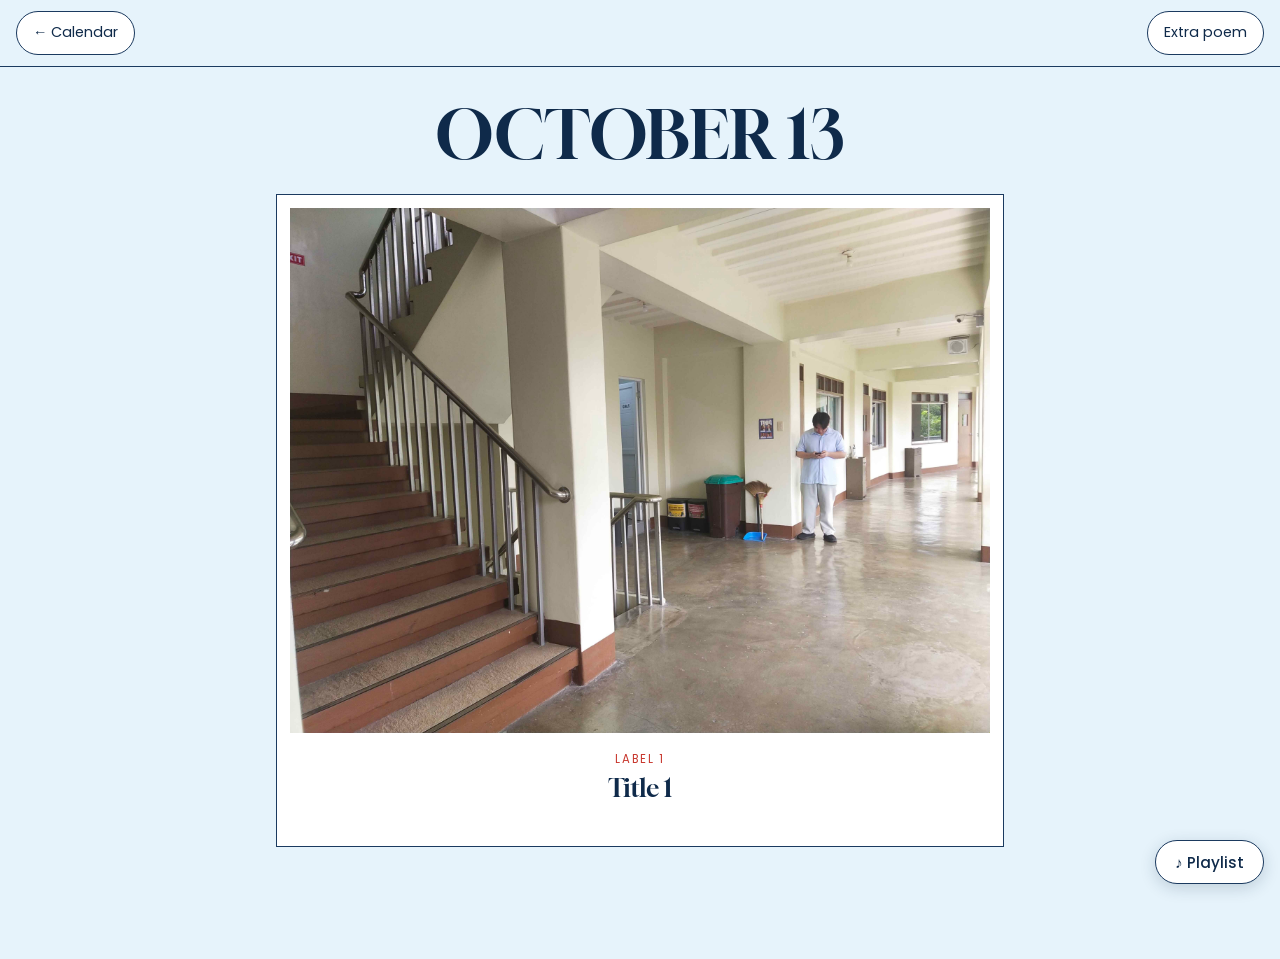
<file: Specific date/October 13/index.html>
<!DOCTYPE html>
<html lang="en">
<head>
<meta charset="UTF-8">
<meta name="viewport" content="width=device-width, initial-scale=1">
<title>October 13</title>
<link rel="preconnect" href="https://fonts.googleapis.com">
<link rel="preconnect" href="https://fonts.gstatic.com" crossorigin>
<link href="https://fonts.googleapis.com/css2?family=Poppins:wght@400;500&family=Gloock&family=Cormorant+Garamond:ital,wght@1,500&display=swap" rel="stylesheet">
<link rel="stylesheet" href="../../blue.css">
<link rel="stylesheet" href="October 13.css">
<link rel="stylesheet" href="Image text.css">
<link rel="stylesheet" href="../../music/music.css">
</head>
<body>
<header class="date-bar">
  <a class="back-link" href="../../index.html">&larr; Calendar</a>
  <a class="sub-link" href="sub-website 3.html">Extra poem</a>
</header>
<h1 class="date-title" id="date-title"></h1>
<main class="art-scroll" id="art-scroll"></main>
<script src="images.js"></script>
<script src="../../scripts/gallery.js"></script>
<script src="../../music/songs-list.js"></script>
<script src="../../music/player-core.js"></script>
<script src="../../music/playlist-store.js"></script>
<script src="../../music/player-ui.js"></script>
</body>
</html>
</file>
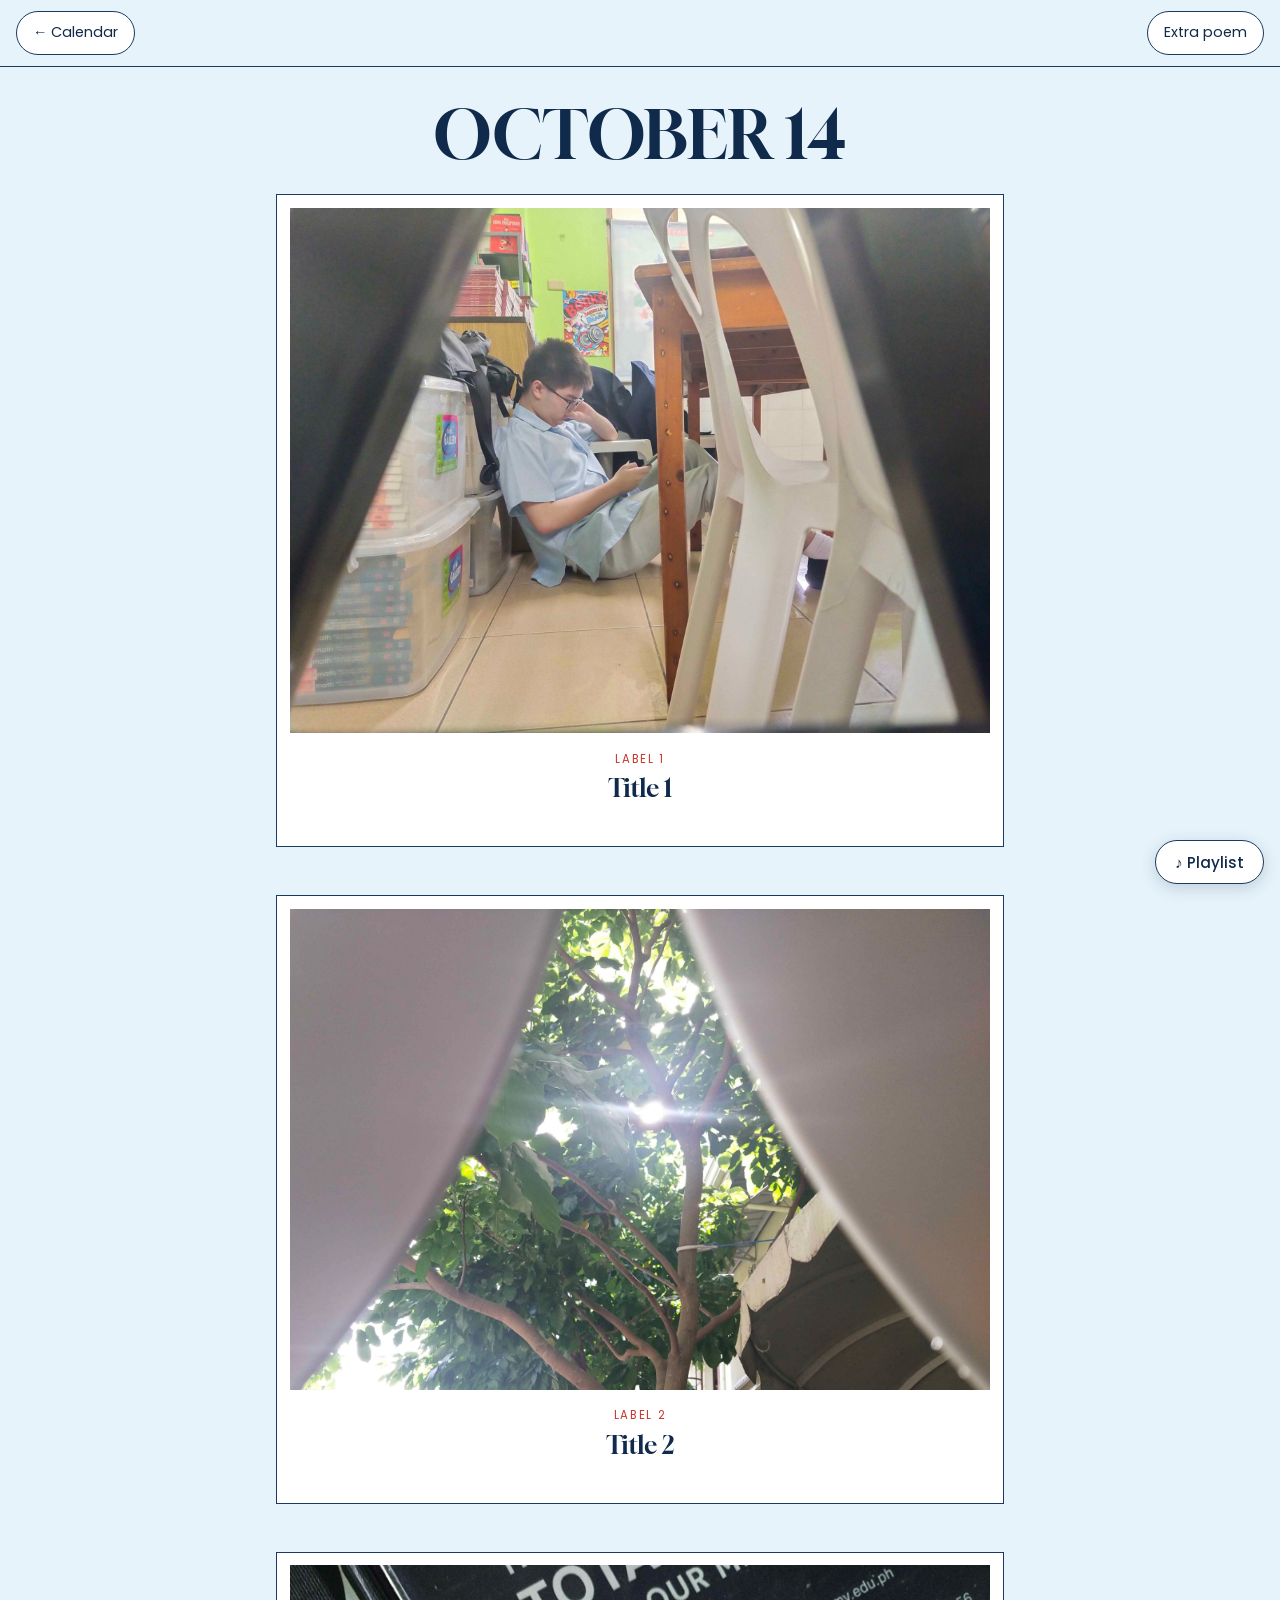
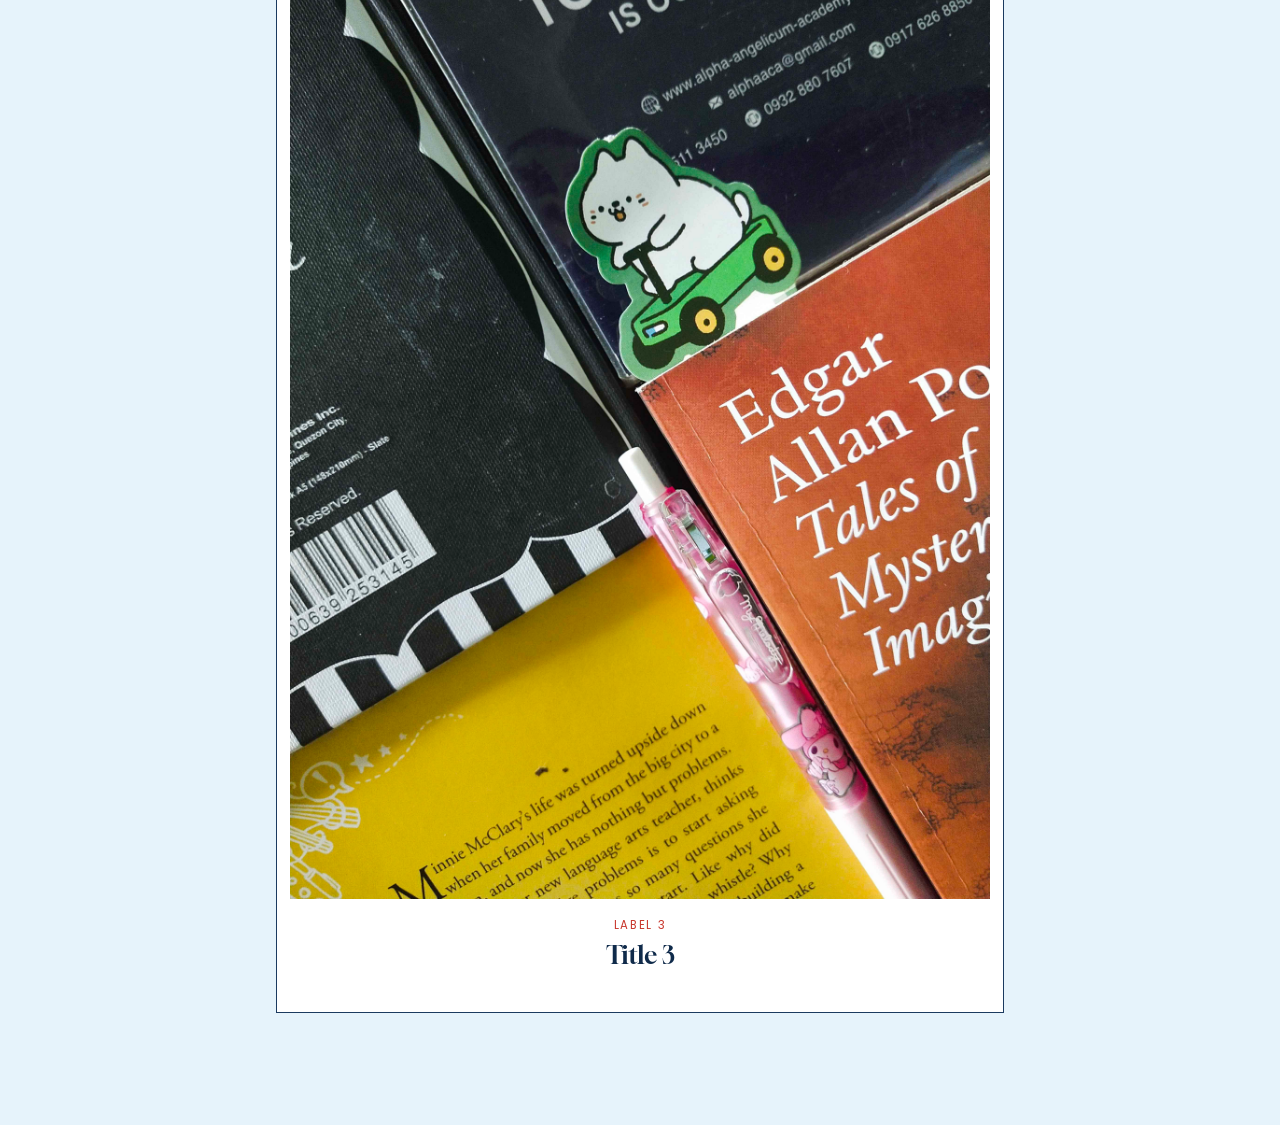
<file: Specific date/October 14/index.html>
<!DOCTYPE html>
<html lang="en">
<head>
<meta charset="UTF-8">
<meta name="viewport" content="width=device-width, initial-scale=1">
<title>October 14</title>
<link rel="preconnect" href="https://fonts.googleapis.com">
<link rel="preconnect" href="https://fonts.gstatic.com" crossorigin>
<link href="https://fonts.googleapis.com/css2?family=Poppins:wght@400;500&family=Gloock&family=Cormorant+Garamond:ital,wght@1,500&display=swap" rel="stylesheet">
<link rel="stylesheet" href="../../blue.css">
<link rel="stylesheet" href="October 14.css">
<link rel="stylesheet" href="Image text.css">
<link rel="stylesheet" href="../../music/music.css">
</head>
<body>
<header class="date-bar">
  <a class="back-link" href="../../index.html">&larr; Calendar</a>
  <a class="sub-link" href="sub-website 4.html">Extra poem</a>
</header>
<h1 class="date-title" id="date-title"></h1>
<main class="art-scroll" id="art-scroll"></main>
<script src="images.js"></script>
<script src="../../scripts/gallery.js"></script>
<script src="../../music/songs-list.js"></script>
<script src="../../music/player-core.js"></script>
<script src="../../music/playlist-store.js"></script>
<script src="../../music/player-ui.js"></script>
</body>
</html>
</file>
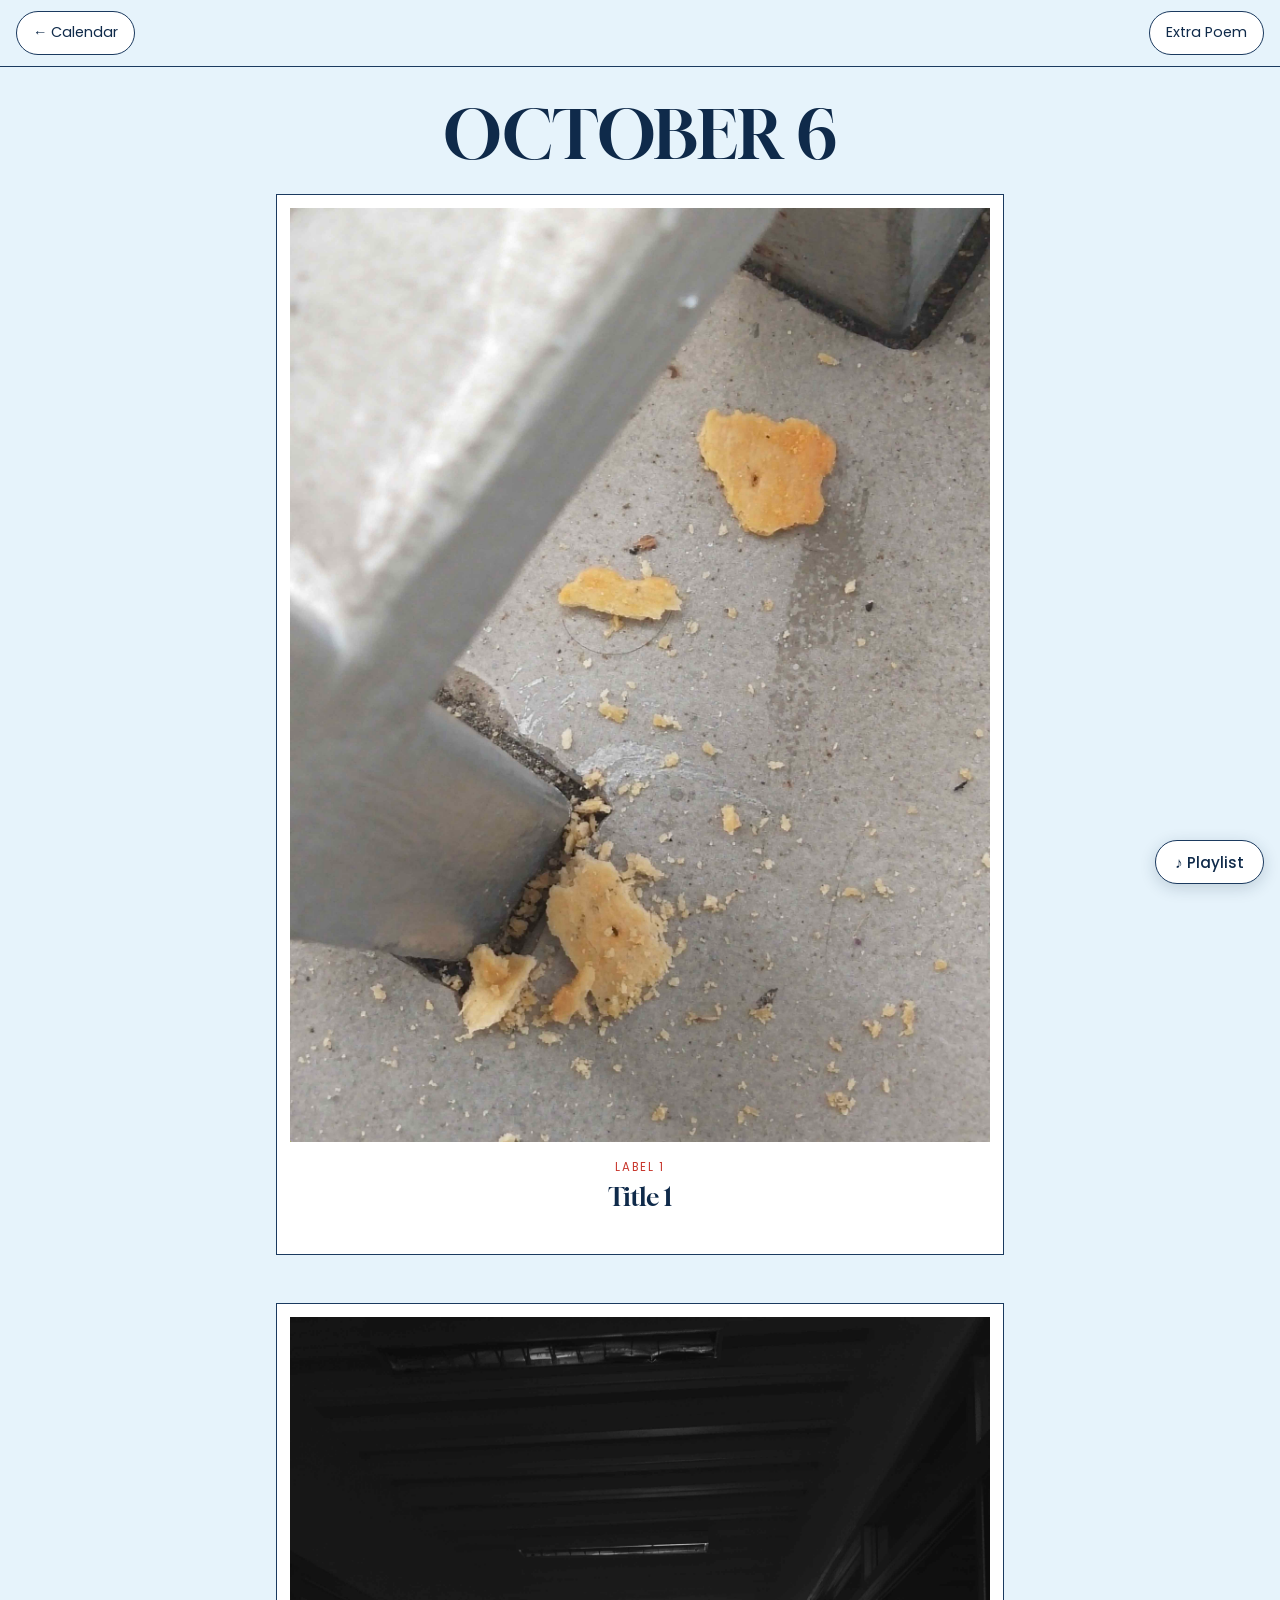
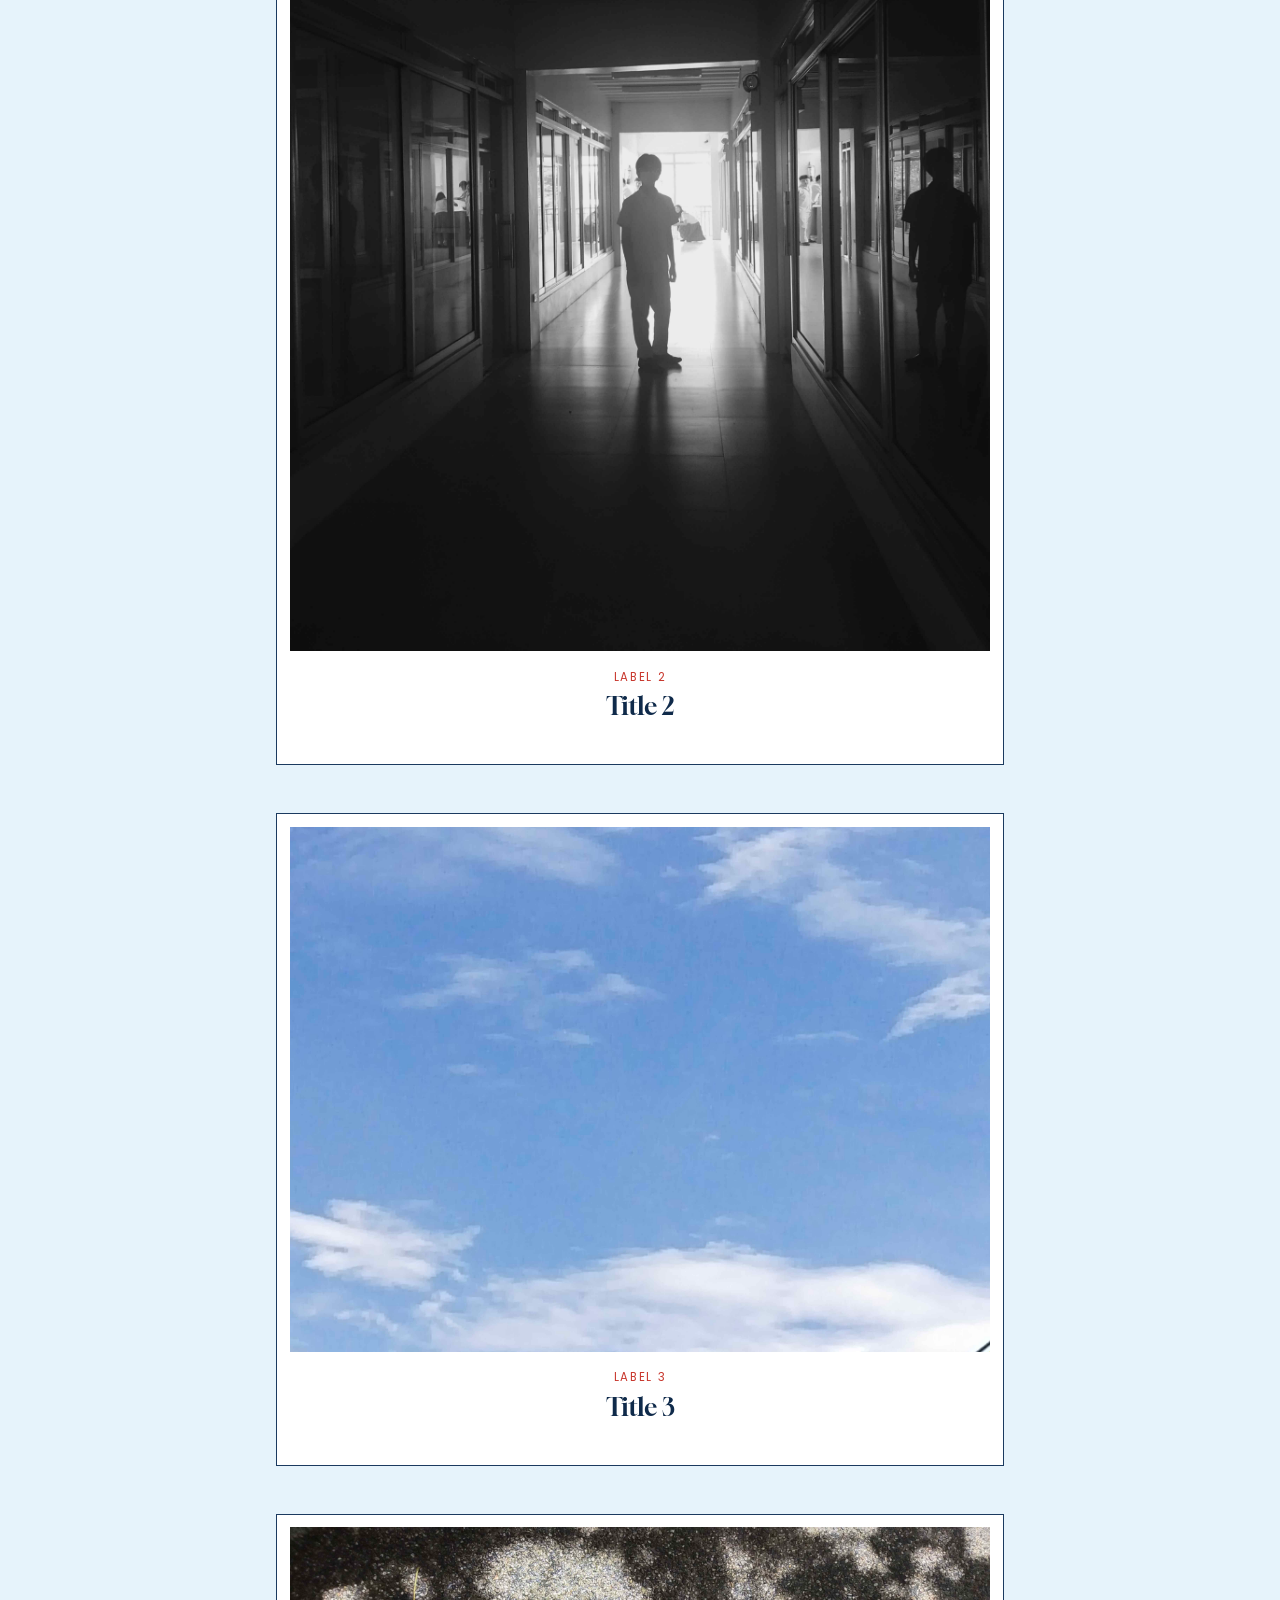
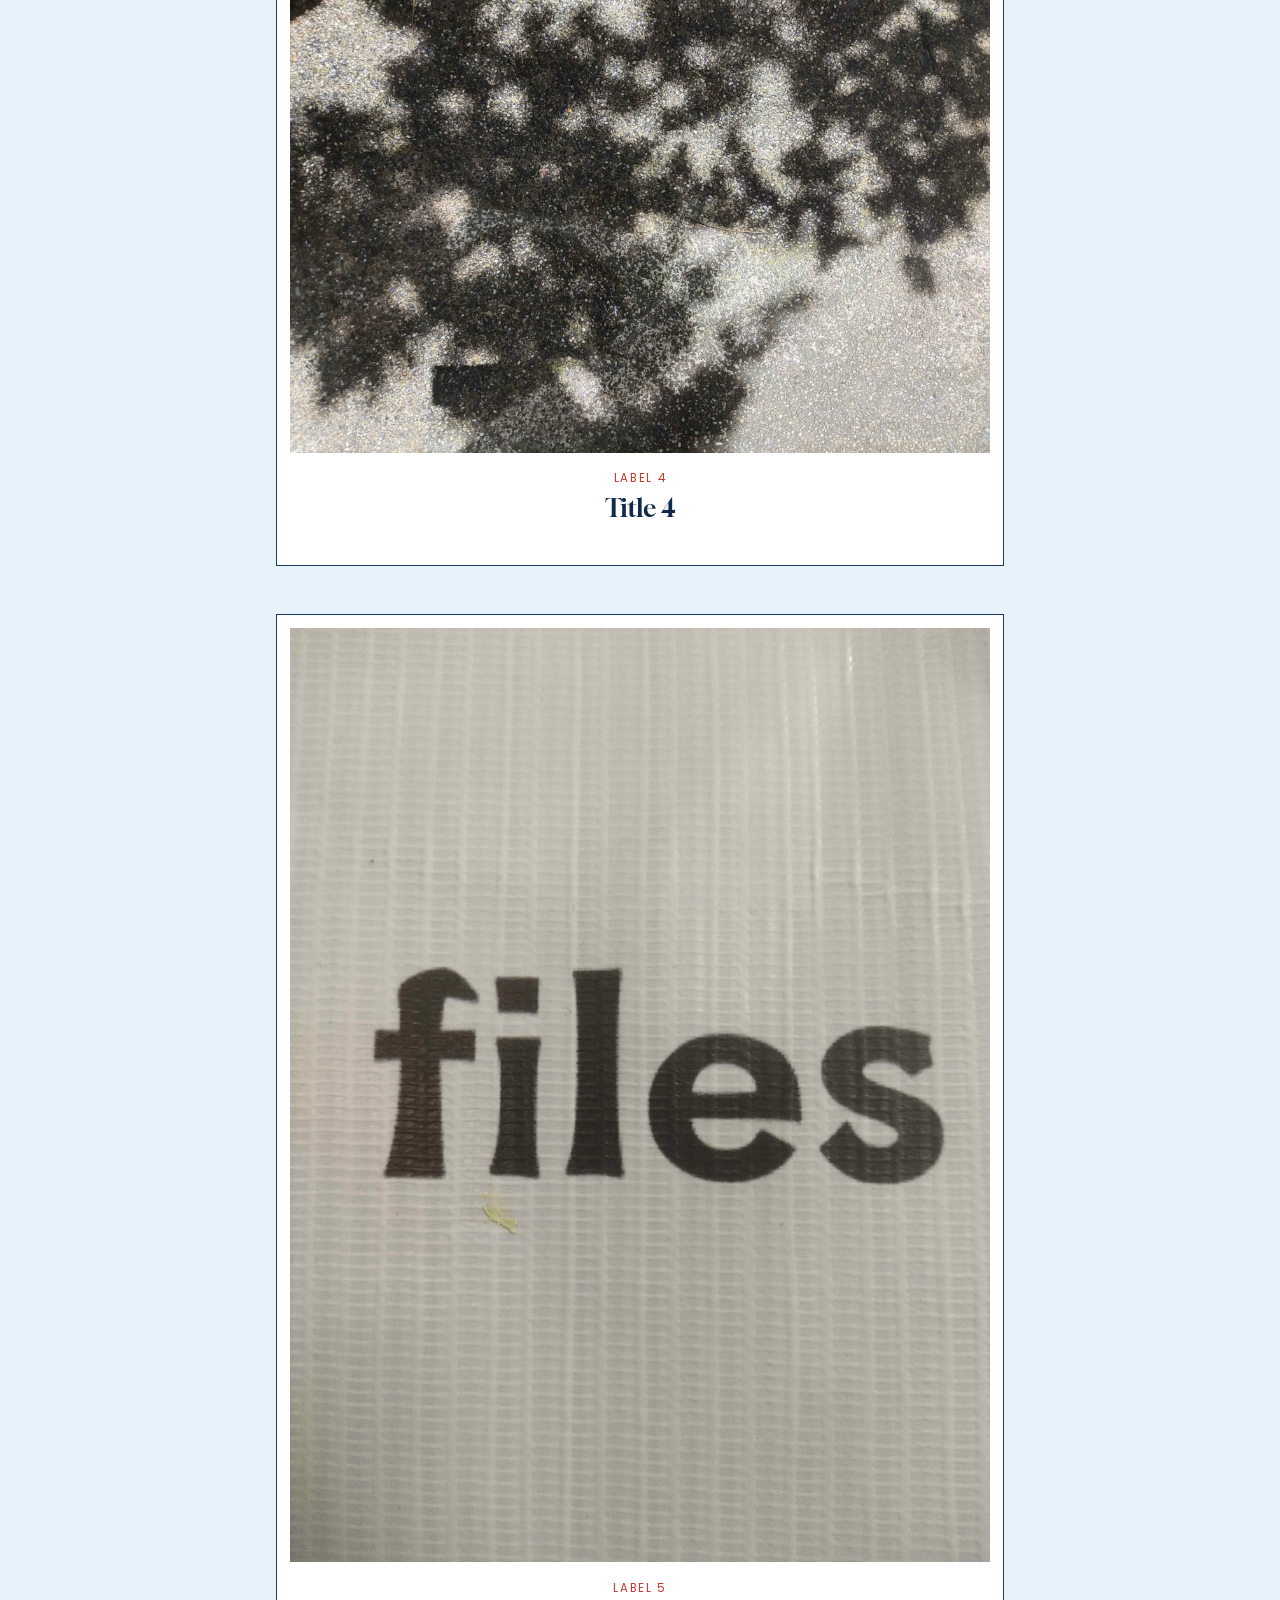
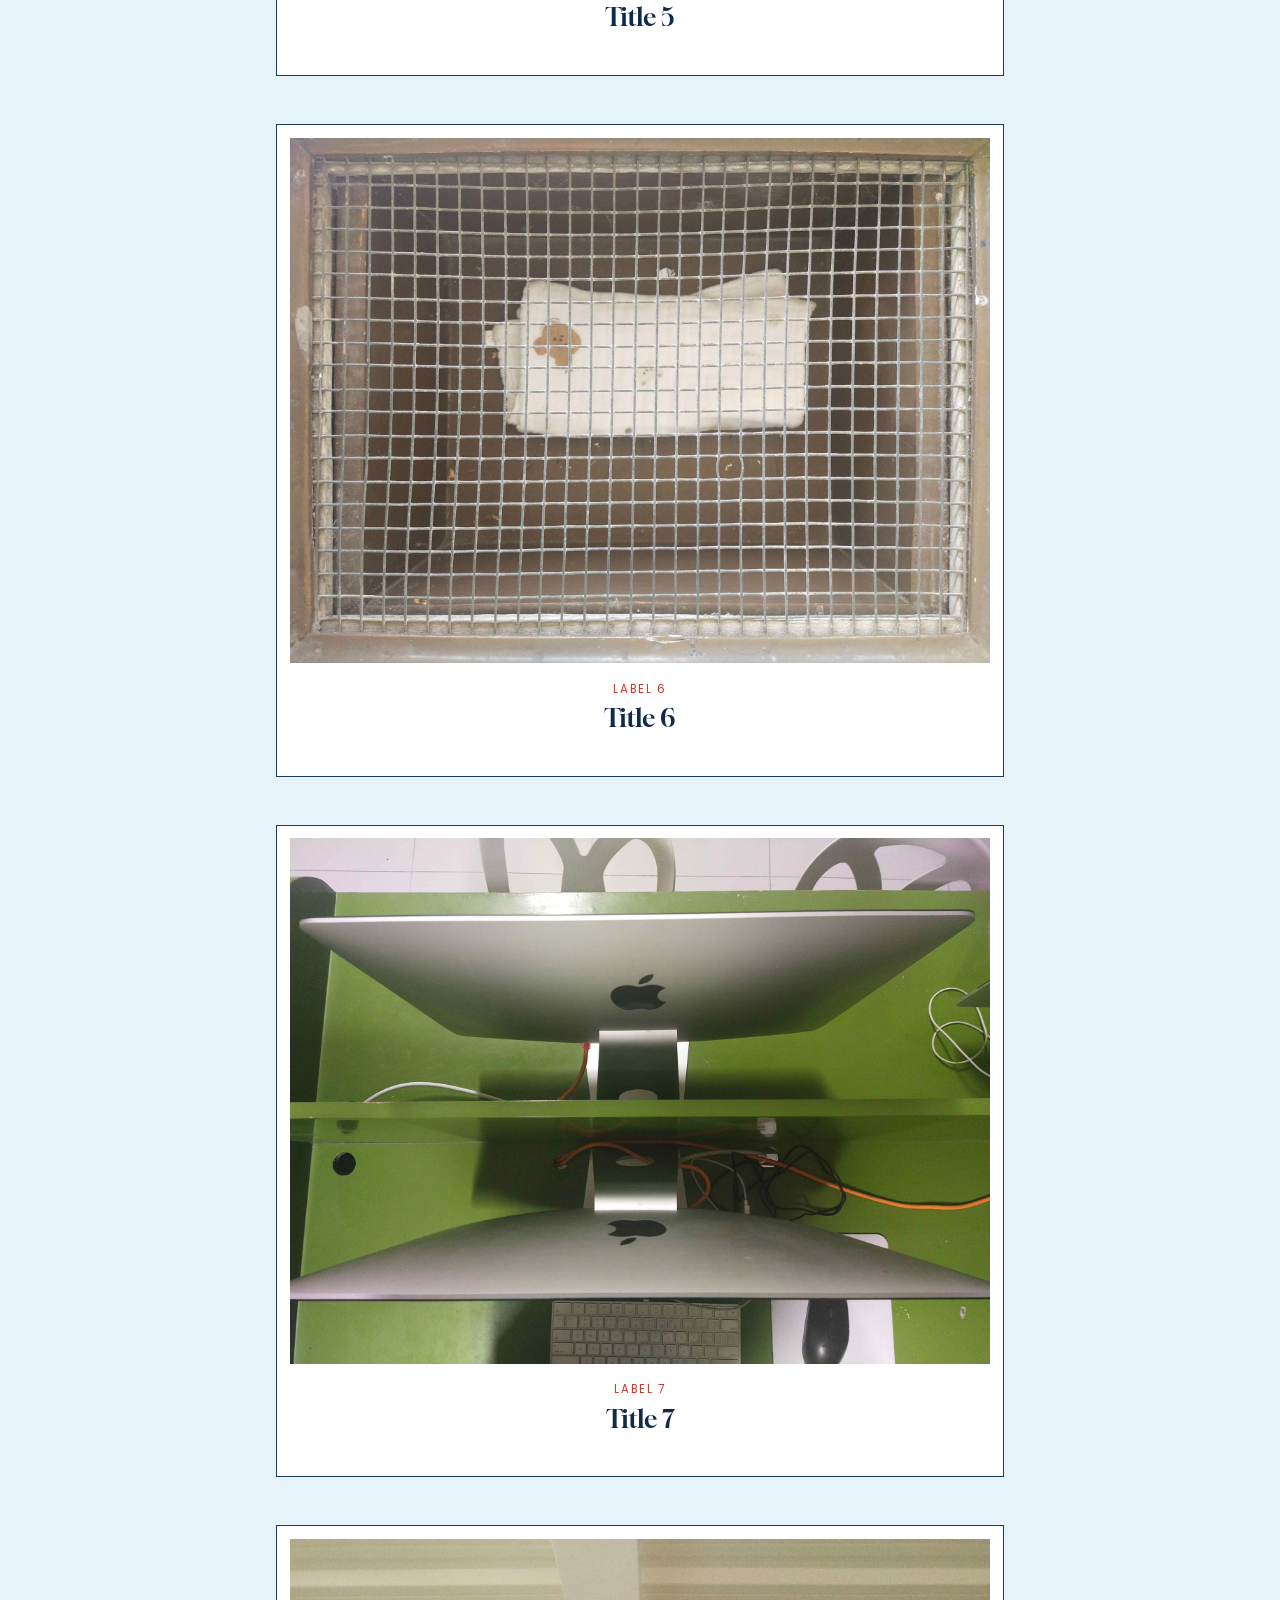
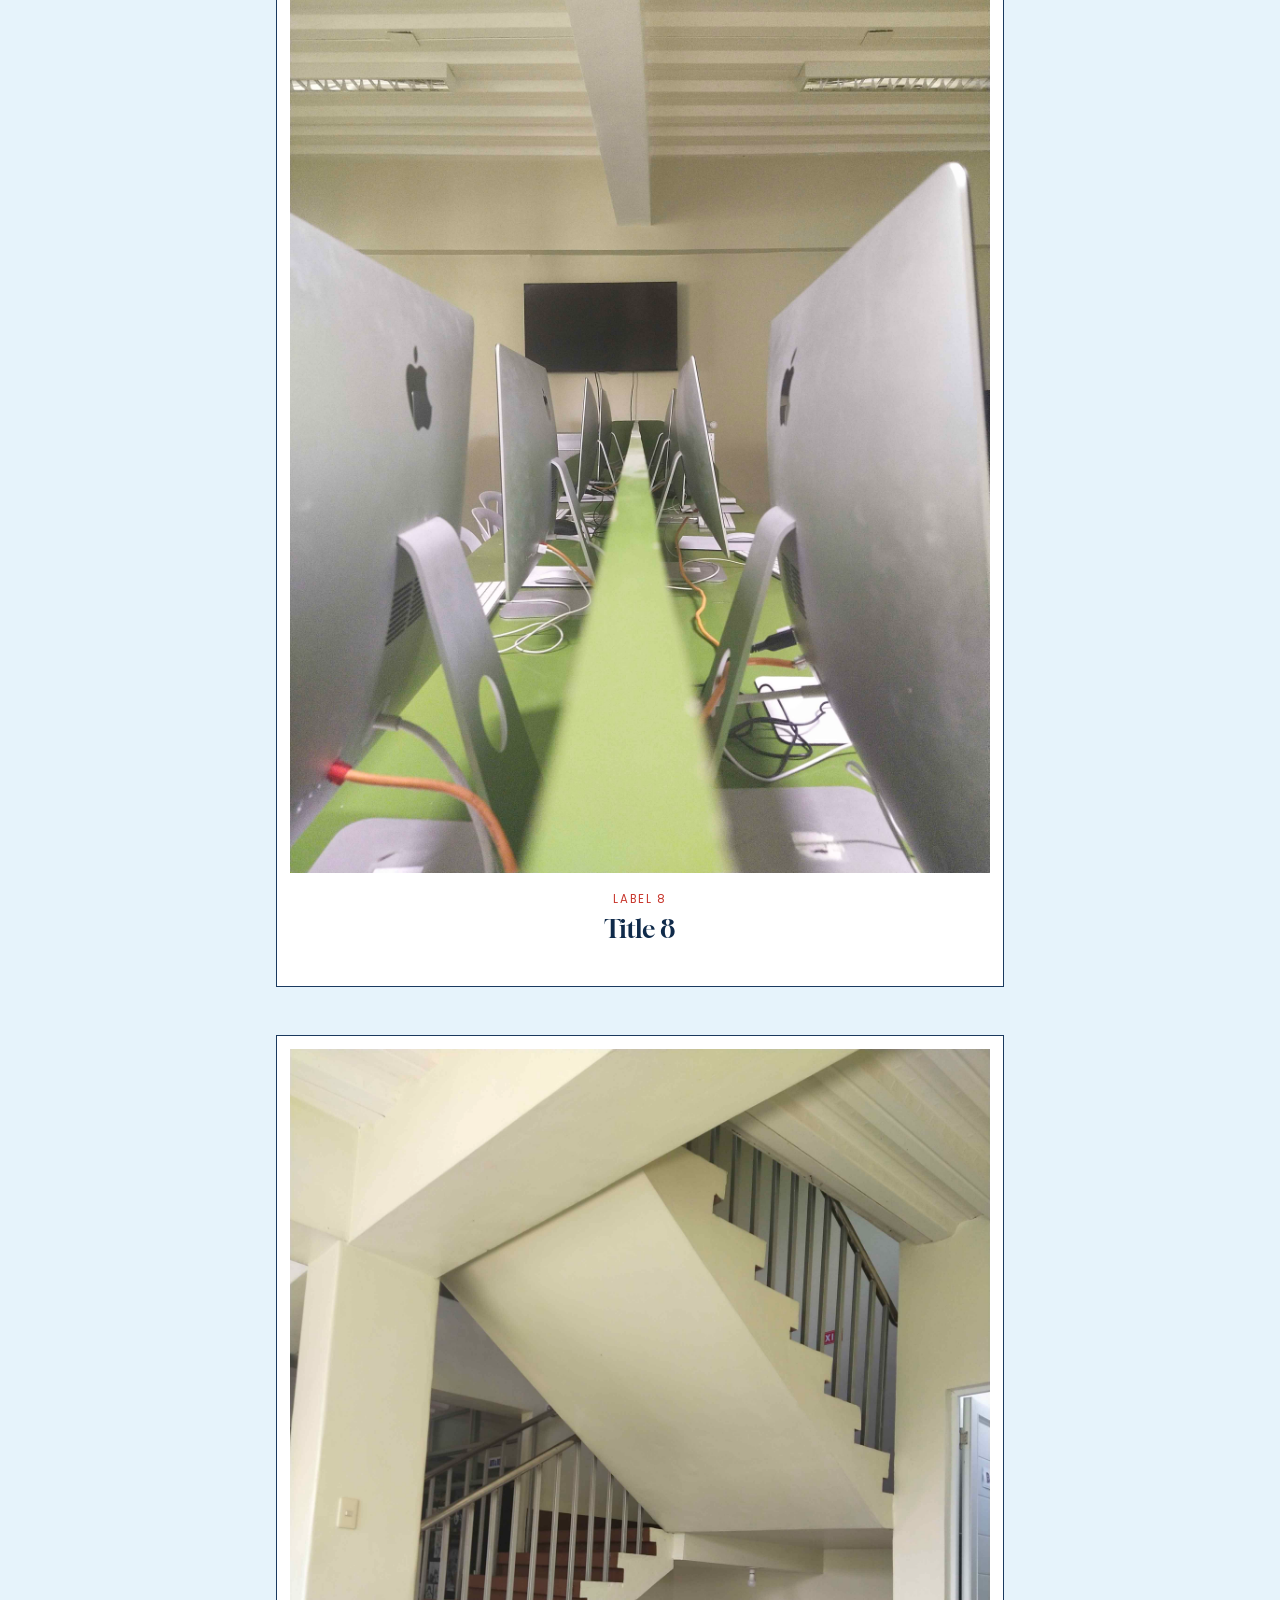
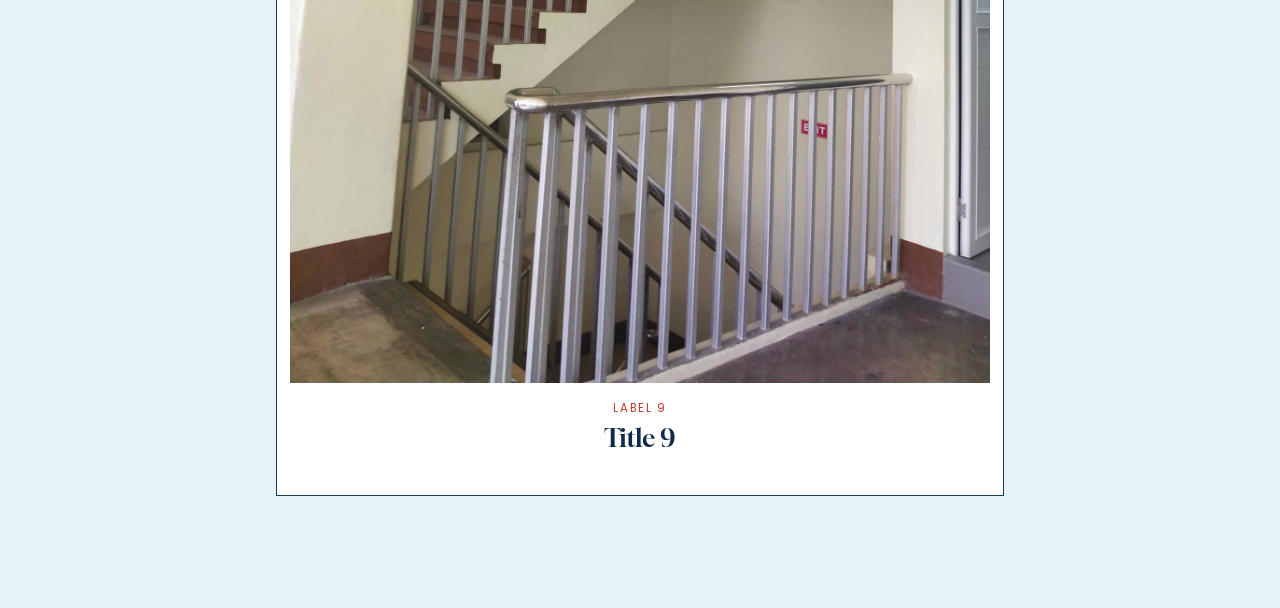
<file: Specific date/October 6/index.html>
<!DOCTYPE html>
<html lang="en">
<head>
<meta charset="UTF-8">
<meta name="viewport" content="width=device-width, initial-scale=1">
<title>October 6</title>
<link rel="preconnect" href="https://fonts.googleapis.com">
<link rel="preconnect" href="https://fonts.gstatic.com" crossorigin>
<link href="https://fonts.googleapis.com/css2?family=Poppins:wght@400;500&family=Gloock&family=Cormorant+Garamond:ital,wght@1,500&display=swap" rel="stylesheet">
<link rel="stylesheet" href="../../blue.css">
<link rel="stylesheet" href="October 6.css">
<link rel="stylesheet" href="Image text.css">
<link rel="stylesheet" href="../../music/music.css">
</head>
<body>
<header class="date-bar">
  <a class="back-link" href="../../index.html">&larr; Calendar</a>
  <a class="sub-link" href="sub-website 1.html">Extra Poem</a>
</header>
<h1 class="date-title" id="date-title"></h1>
<main class="art-scroll" id="art-scroll"></main>
<script src="images.js"></script>
<script src="../../scripts/gallery.js"></script>
<script src="../../music/songs-list.js"></script>
<script src="../../music/player-core.js"></script>
<script src="../../music/playlist-store.js"></script>
<script src="../../music/player-ui.js"></script>
</body>
</html>
</file>
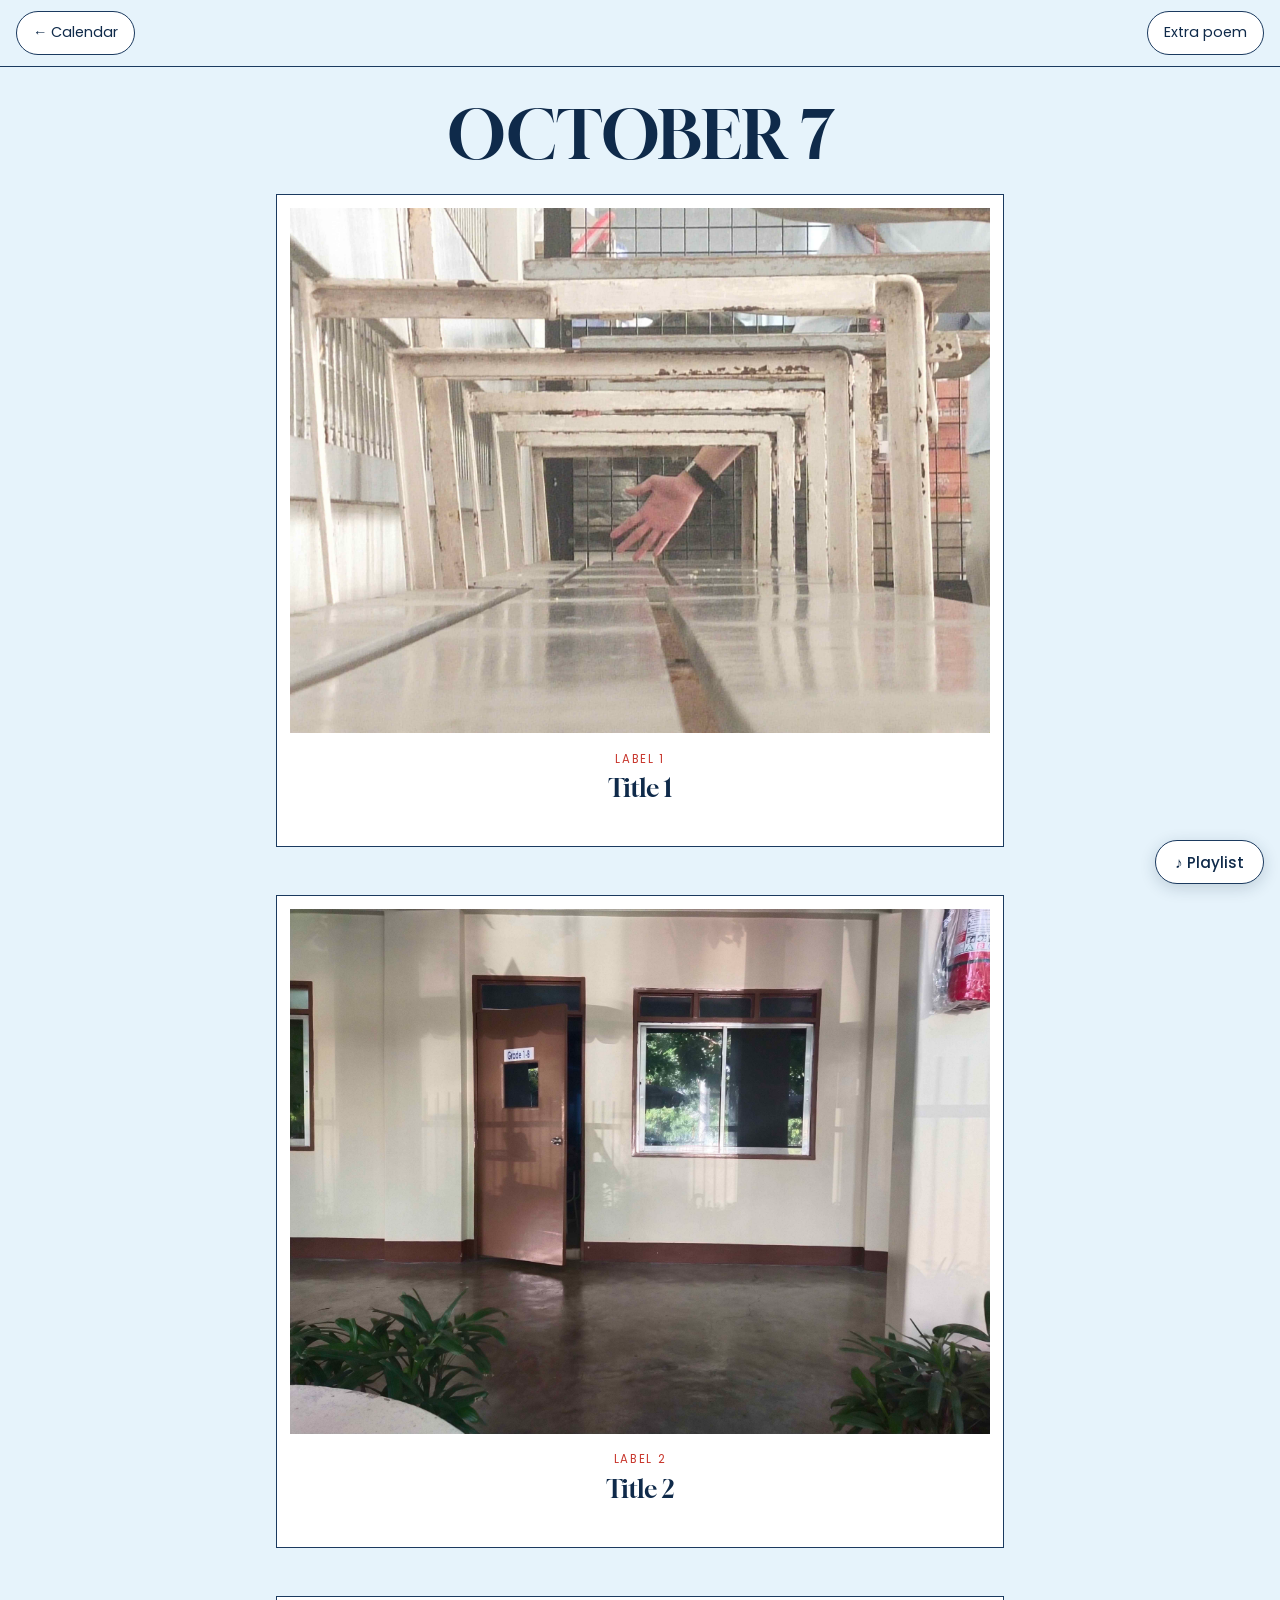
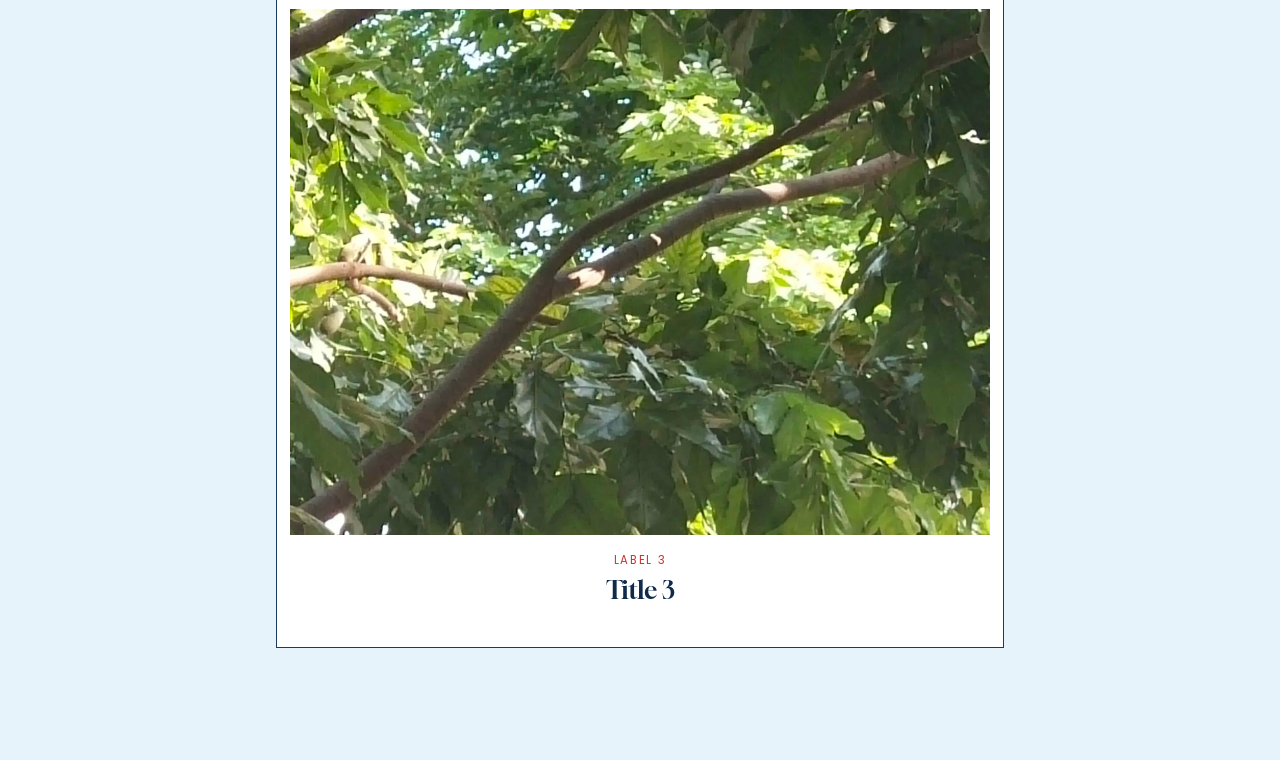
<file: Specific date/October 7/index.html>
<!DOCTYPE html>
<html lang="en">
<head>
<meta charset="UTF-8">
<meta name="viewport" content="width=device-width, initial-scale=1">
<title>October 7</title>
<link rel="preconnect" href="https://fonts.googleapis.com">
<link rel="preconnect" href="https://fonts.gstatic.com" crossorigin>
<link href="https://fonts.googleapis.com/css2?family=Poppins:wght@400;500&family=Gloock&family=Cormorant+Garamond:ital,wght@1,500&display=swap" rel="stylesheet">
<link rel="stylesheet" href="../../blue.css">
<link rel="stylesheet" href="October 7.css">
<link rel="stylesheet" href="Image text.css">
<link rel="stylesheet" href="../../music/music.css">
</head>
<body>
<header class="date-bar">
  <a class="back-link" href="../../index.html">&larr; Calendar</a>
  <a class="sub-link" href="sub-website 2.html">Extra poem</a>
</header>
<h1 class="date-title" id="date-title"></h1>
<main class="art-scroll" id="art-scroll"></main>
<script src="images.js"></script>
<script src="../../scripts/gallery.js"></script>
<script src="../../music/songs-list.js"></script>
<script src="../../music/player-core.js"></script>
<script src="../../music/playlist-store.js"></script>
<script src="../../music/player-ui.js"></script>
</body>
</html>
</file>
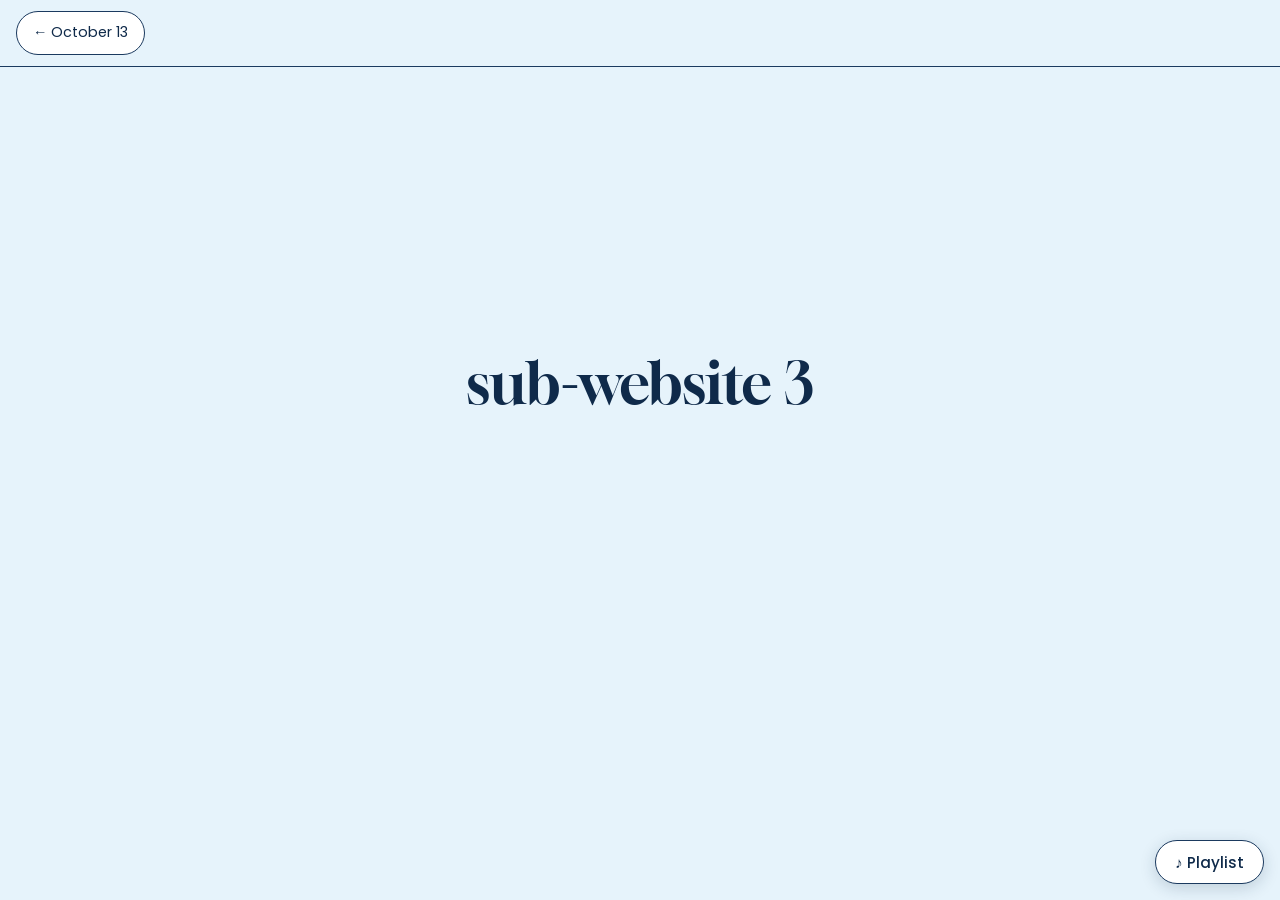
<file: Specific date/October 13/sub-website 3.html>
<!DOCTYPE html>
<html lang="en">
<head>
<meta charset="UTF-8">
<meta name="viewport" content="width=device-width, initial-scale=1">
<title>sub-website 3</title>
<link rel="preconnect" href="https://fonts.googleapis.com">
<link rel="preconnect" href="https://fonts.gstatic.com" crossorigin>
<link href="https://fonts.googleapis.com/css2?family=Poppins:wght@400;500&family=Gloock&family=Cormorant+Garamond:ital,wght@1,500&display=swap" rel="stylesheet">
<link rel="stylesheet" href="../../blue.css">
<link rel="stylesheet" href="October 13.css">
<link rel="stylesheet" href="../../music/music.css">
</head>
<body>
<header class="date-bar">
  <a class="back-link" href="index.html">&larr; October 13</a>
</header>
<main class="sub-main"><h1>sub-website 3</h1></main>
<script src="../../music/songs-list.js"></script>
<script src="../../music/player-core.js"></script>
<script src="../../music/playlist-store.js"></script>
<script src="../../music/player-ui.js"></script>
</body>
</html>
</file>
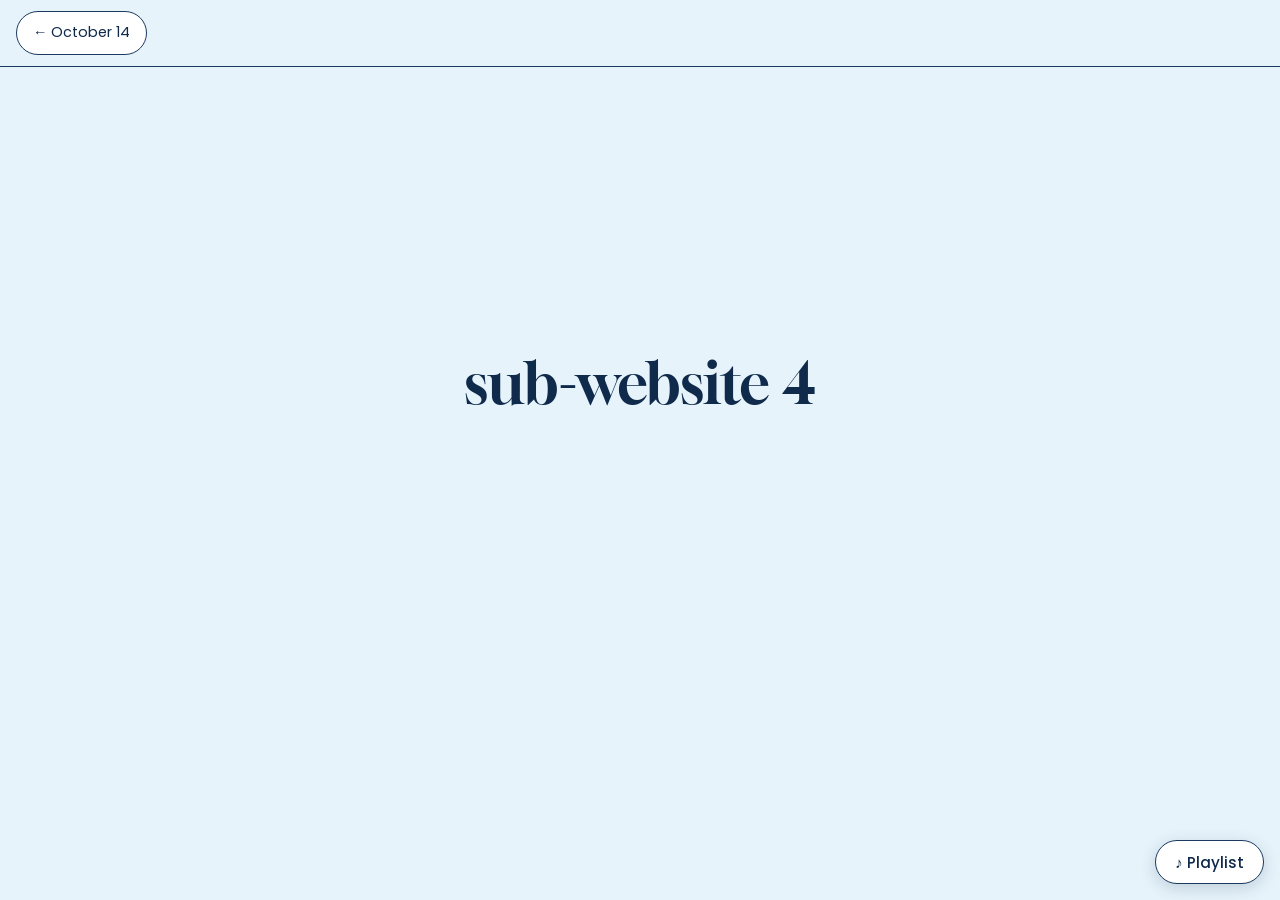
<file: Specific date/October 14/sub-website 4.html>
<!DOCTYPE html>
<html lang="en">
<head>
<meta charset="UTF-8">
<meta name="viewport" content="width=device-width, initial-scale=1">
<title>sub-website 4</title>
<link rel="preconnect" href="https://fonts.googleapis.com">
<link rel="preconnect" href="https://fonts.gstatic.com" crossorigin>
<link href="https://fonts.googleapis.com/css2?family=Poppins:wght@400;500&family=Gloock&family=Cormorant+Garamond:ital,wght@1,500&display=swap" rel="stylesheet">
<link rel="stylesheet" href="../../blue.css">
<link rel="stylesheet" href="October 14.css">
<link rel="stylesheet" href="../../music/music.css">
</head>
<body>
<header class="date-bar">
  <a class="back-link" href="index.html">&larr; October 14</a>
</header>
<main class="sub-main"><h1>sub-website 4</h1></main>
<script src="../../music/songs-list.js"></script>
<script src="../../music/player-core.js"></script>
<script src="../../music/playlist-store.js"></script>
<script src="../../music/player-ui.js"></script>
</body>
</html>
</file>
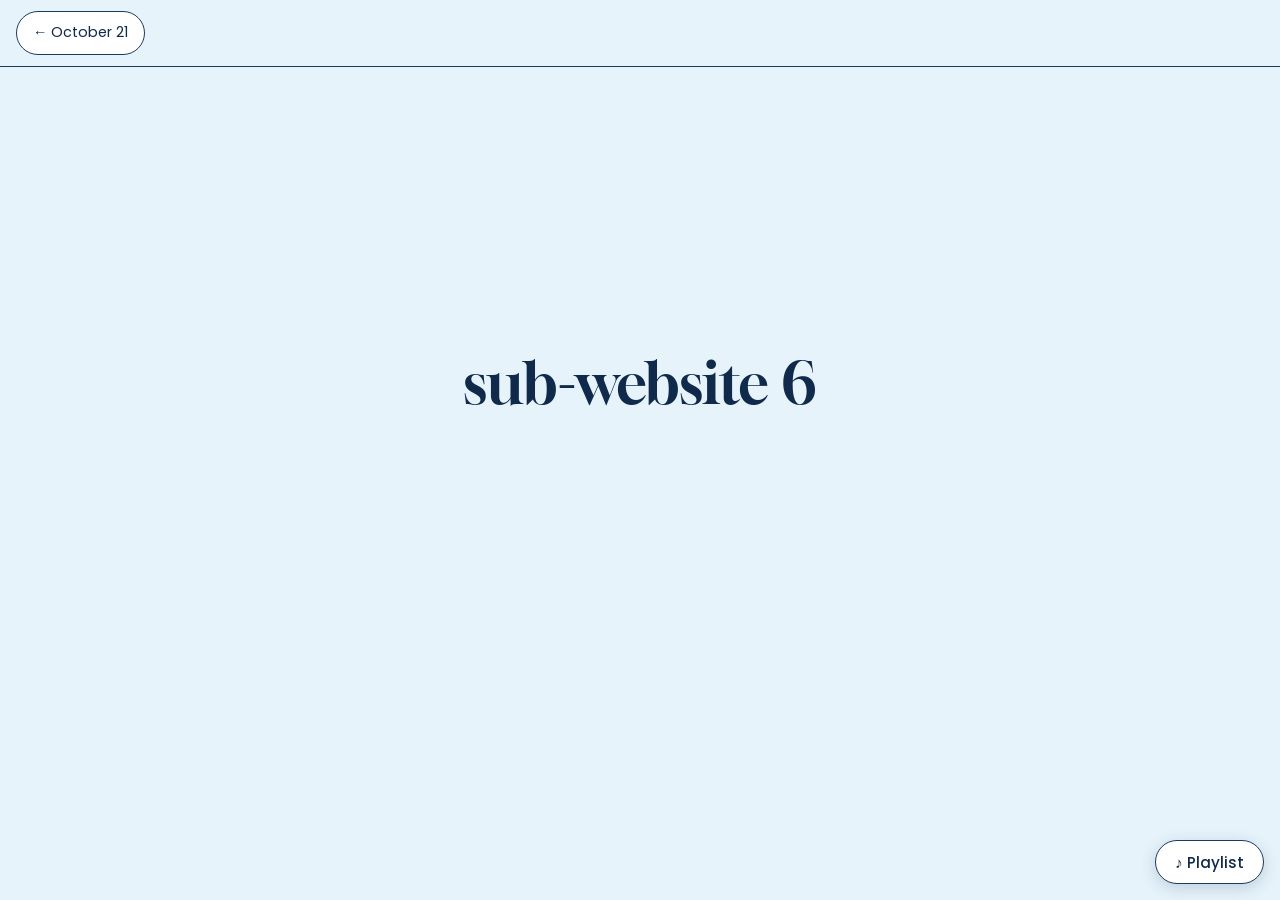
<file: Specific date/October 21/sub-website 6.html>
<!DOCTYPE html>
<html lang="en">
<head>
<meta charset="UTF-8">
<meta name="viewport" content="width=device-width, initial-scale=1">
<title>sub-website 6</title>
<link rel="preconnect" href="https://fonts.googleapis.com">
<link rel="preconnect" href="https://fonts.gstatic.com" crossorigin>
<link href="https://fonts.googleapis.com/css2?family=Poppins:wght@400;500&family=Gloock&family=Cormorant+Garamond:ital,wght@1,500&display=swap" rel="stylesheet">
<link rel="stylesheet" href="../../blue.css">
<link rel="stylesheet" href="October 21.css">
<link rel="stylesheet" href="../../music/music.css">
</head>
<body>
<header class="date-bar">
  <a class="back-link" href="index.html">&larr; October 21</a>
</header>
<main class="sub-main"><h1>sub-website 6</h1></main>
<script src="../../music/songs-list.js"></script>
<script src="../../music/player-core.js"></script>
<script src="../../music/playlist-store.js"></script>
<script src="../../music/player-ui.js"></script>
</body>
</html>
</file>
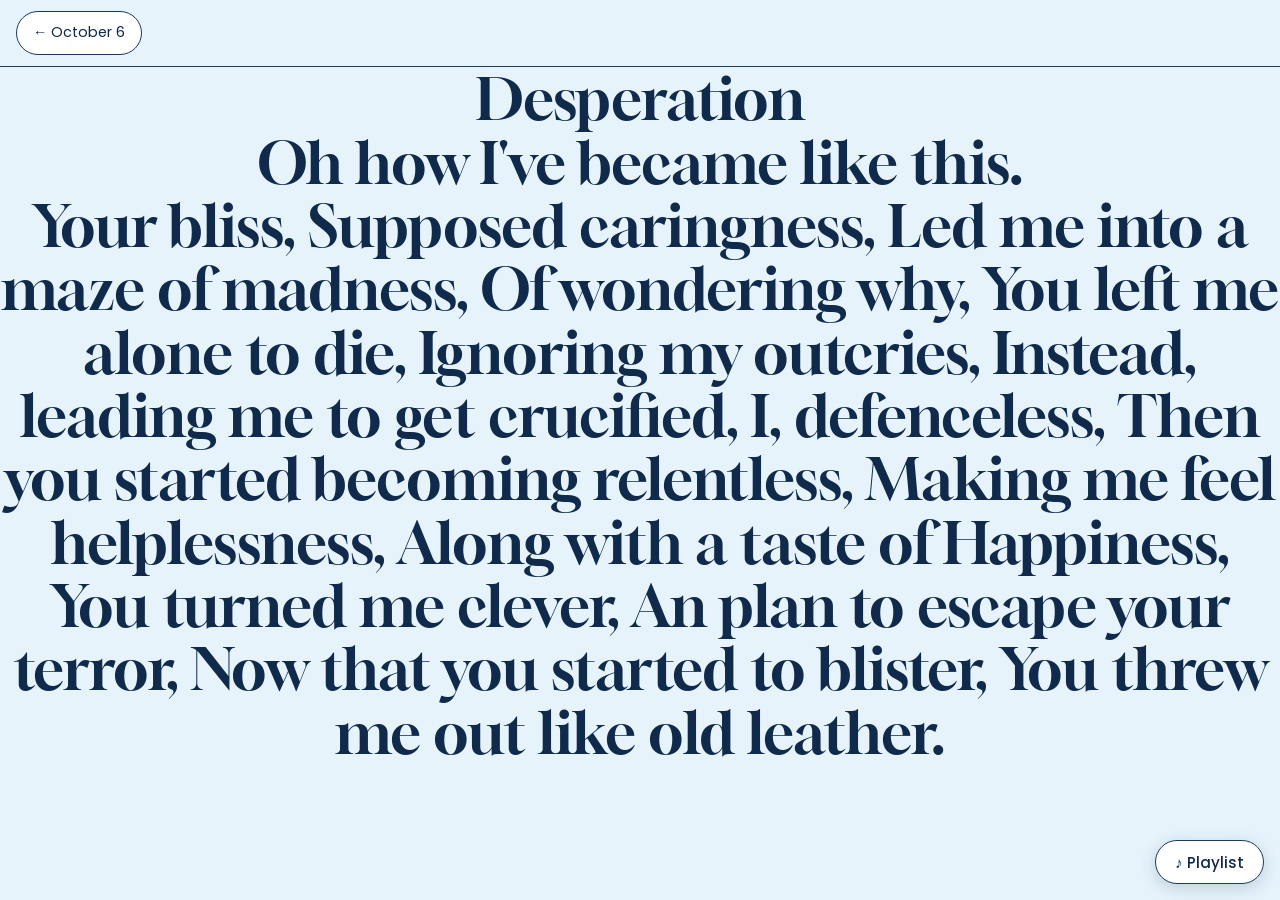
<file: Specific date/October 6/sub-website 1.html>
<!DOCTYPE html>
<html lang="en">
<head>
<meta charset="UTF-8">
<meta name="viewport" content="width=device-width, initial-scale=1">
<title>Poem 1</title>
<link rel="preconnect" href="https://fonts.googleapis.com">
<link rel="preconnect" href="https://fonts.gstatic.com" crossorigin>
<link href="https://fonts.googleapis.com/css2?family=Poppins:wght@400;500&family=Gloock&family=Cormorant+Garamond:ital,wght@1,500&display=swap" rel="stylesheet">
<link rel="stylesheet" href="../../blue.css">
<link rel="stylesheet" href="October 6.css">
<link rel="stylesheet" href="../../music/music.css">
</head>
<body>
<header class="date-bar">
  <a class="back-link" href="index.html">&larr; October 6</a>
</header>
<main class="sub-main"><h1>Desperation
<br>
Oh how I've became like this.
<br>
Your bliss,
Supposed caringness,
Led me into a maze of madness,

Of wondering why,
You left me alone to die,
Ignoring my outcries,
Instead, leading me to get crucified,

I, defenceless,
Then you started becoming relentless,
Making me feel helplessness,
Along with a taste of Happiness,

You turned me clever,
An plan to escape your terror,
Now that you started to blister,
You threw me out like old leather.</h1></main>
<script src="../../music/songs-list.js"></script>
<script src="../../music/player-core.js"></script>
<script src="../../music/playlist-store.js"></script>
<script src="../../music/player-ui.js"></script>
</body>
</html>
</file>
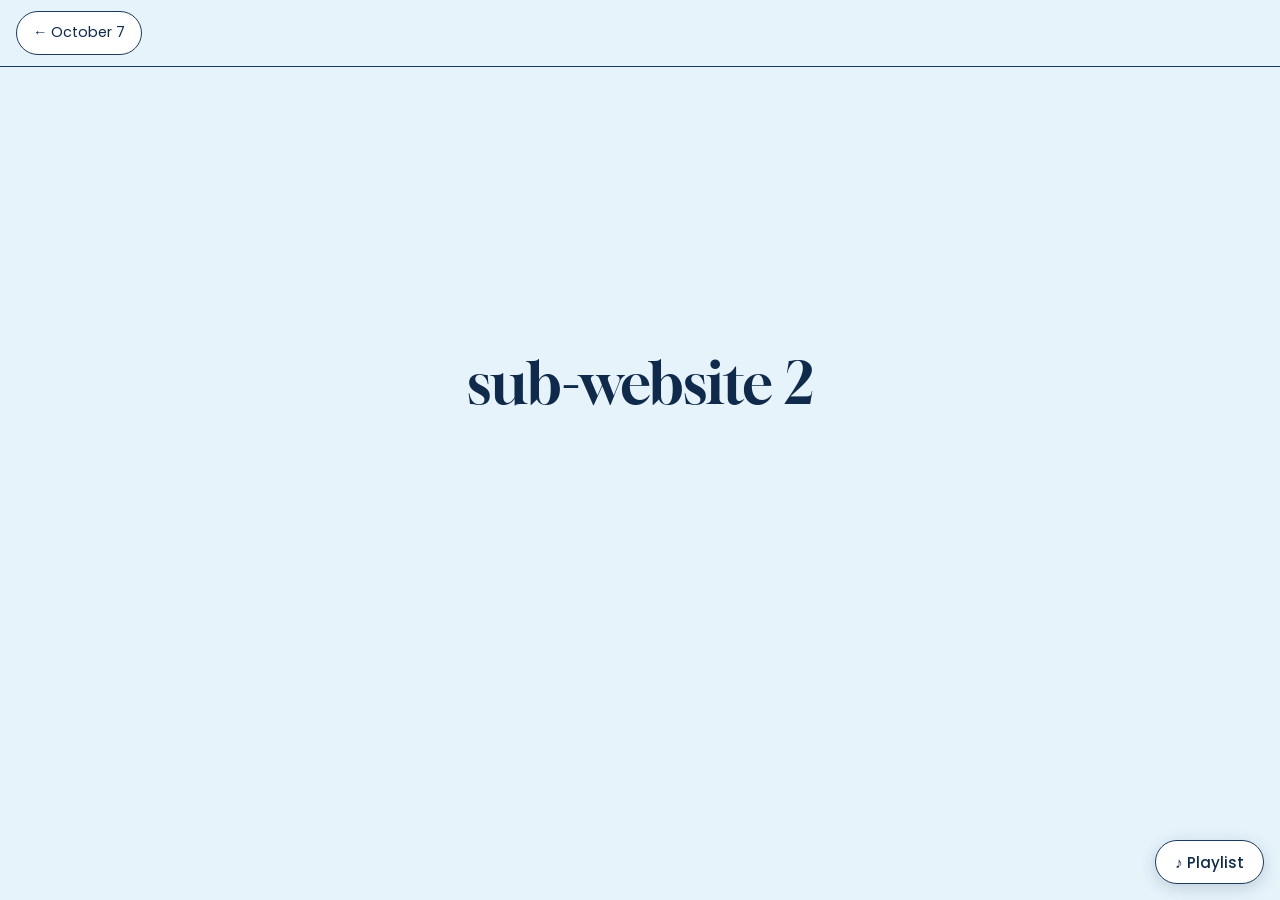
<file: Specific date/October 7/sub-website 2.html>
<!DOCTYPE html>
<html lang="en">
<head>
<meta charset="UTF-8">
<meta name="viewport" content="width=device-width, initial-scale=1">
<title>sub-website 2</title>
<link rel="preconnect" href="https://fonts.googleapis.com">
<link rel="preconnect" href="https://fonts.gstatic.com" crossorigin>
<link href="https://fonts.googleapis.com/css2?family=Poppins:wght@400;500&family=Gloock&family=Cormorant+Garamond:ital,wght@1,500&display=swap" rel="stylesheet">
<link rel="stylesheet" href="../../blue.css">
<link rel="stylesheet" href="October 7.css">
<link rel="stylesheet" href="../../music/music.css">
</head>
<body>
<header class="date-bar">
  <a class="back-link" href="index.html">&larr; October 7</a>
</header>
<main class="sub-main"><h1>sub-website 2</h1></main>
<script src="../../music/songs-list.js"></script>
<script src="../../music/player-core.js"></script>
<script src="../../music/playlist-store.js"></script>
<script src="../../music/player-ui.js"></script>
</body>
</html>
</file>
<file: blue.css>
:root{
  --page-bg:#e6f3fb;
  --card-bg:#ffffff;
  --header-bg:#cfe6f6;
  --ink:#0f2a4a;
  --ink-soft:#3f5f82;
  --line:#1b3a5f;
  --accent:#c8372d;
  --sun:#f6d36b;
}
</file>
<file: Specific date/October 13/October 13.css>
/* page layout for date */
*{box-sizing:border-box}
body{margin:0;background:var(--page-bg);color:var(--ink);font-family:Poppins,sans-serif;line-height:1.5}
.date-bar{position:sticky;top:0;z-index:10;display:flex;justify-content:space-between;align-items:center;gap:.6rem;padding:.7rem 1rem;background:var(--page-bg);border-bottom:1px solid var(--line)}
.back-link,.sub-link{display:inline-flex;align-items:center;min-height:44px;padding:0 1rem;border:1px solid var(--line);border-radius:999px;background:var(--card-bg);color:var(--ink);font-size:.9rem;text-decoration:none}
.back-link:hover,.sub-link:hover{border-color:var(--accent);color:var(--accent)}
.date-title{margin:2rem 1rem 1.5rem;text-align:center;text-transform:uppercase;font:400 clamp(2.2rem,9vw,4.2rem)/1.05 Gloock,Georgia,serif}
.art-scroll{display:flex;flex-direction:column;gap:3rem;max-width:760px;margin:0 auto;padding:0 1rem 7rem}
.sub-main{display:grid;place-items:center;min-height:70vh;text-align:center}
.sub-main h1{margin:0;font:400 clamp(2rem,8vw,3.6rem)/1.1 Gloock,Georgia,serif}
</file>
<file: Specific date/October 13/Image text.css>
/* image and text styles */
.art-piece{padding:.8rem .8rem 1.8rem;border:1px solid var(--line);background:var(--card-bg);text-align:center}
.art-piece img{display:block;width:100%;height:auto;background:var(--header-bg)}
.art-label{display:inline-block;margin-top:1.1rem;color:var(--accent);font-size:.72rem;letter-spacing:.14em;text-transform:uppercase}
.art-title{margin:.3rem 0 .8rem;font:400 1.55rem/1.2 Gloock,Georgia,serif}
.art-poem{max-width:34ch;margin:0 auto;white-space:pre-line;color:var(--ink-soft);font:italic 500 1.15rem/1.7 "Cormorant Garamond",Georgia,serif}
</file>
<file: music/music.css>
/* floating music button styles */
.music-tab{position:fixed;right:1rem;bottom:1rem;z-index:30;min-height:44px;padding:0 1.2rem;border:1px solid var(--line);border-radius:999px;background:var(--card-bg);color:var(--ink);font:500 .95rem Poppins,sans-serif;cursor:pointer;box-shadow:0 4px 16px rgba(15,42,74,.18)}
.music-tab:hover{border-color:var(--accent);color:var(--accent)}
.music-panel{position:fixed;right:1rem;bottom:4.4rem;z-index:29;width:400px;max-width:calc(100vw - 2rem);max-height:70vh;overflow-y:auto;padding:1.2rem;background:var(--card-bg);color:var(--ink);border:1px solid var(--line);border-radius:14px;box-shadow:0 12px 36px rgba(15,42,74,.25);font-family:Poppins,sans-serif;opacity:0;transform:translateY(10px);pointer-events:none;transition:opacity .2s,transform .2s}
.music-panel.open{opacity:1;transform:none;pointer-events:auto}
.music-panel h3{margin:0 0 .8rem;font:400 1.3rem Gloock,Georgia,serif}
.music-panel h4{margin:0 0 .5rem;color:var(--ink-soft);font-size:.78rem;letter-spacing:.08em;text-transform:uppercase}
.volume-control{display:flex;align-items:center;gap:.6rem;margin-bottom:1rem}
.volume-control input{flex:1;accent-color:var(--accent)}
.music-columns{display:grid;grid-template-columns:1fr 1fr;gap:1rem}
.track-row{display:flex;align-items:center;gap:.4rem;padding:.4rem 0;border-top:1px solid var(--header-bg)}
.track-row.playing .track-name{color:var(--accent);font-weight:500}
.track-row.dragging{opacity:.4}
[data-list="playlist"] .track-row{cursor:grab}
.track-name{flex:1;min-width:0;overflow:hidden;white-space:nowrap;text-overflow:ellipsis;font-size:.8rem}
.track-play,.track-action{flex:none;width:2rem;height:2rem;border:1px solid var(--line);border-radius:50%;background:none;color:var(--ink);cursor:pointer}
.track-play:hover,.track-action:hover{border-color:var(--accent);color:var(--accent)}
.empty-note{margin:0;color:var(--ink-soft);font-size:.8rem}
.music-note{margin:1rem 0 0;color:var(--ink-soft);font-size:.75rem}
.music-note a{color:var(--accent)}
@media(max-width:520px){.music-columns{grid-template-columns:1fr}}
@media(pointer:coarse){.track-play,.track-action{width:2.6rem;height:2.6rem}}
</file>
<file: Specific date/October 14/October 14.css>
/* page layout for date */
*{box-sizing:border-box}
body{margin:0;background:var(--page-bg);color:var(--ink);font-family:Poppins,sans-serif;line-height:1.5}
.date-bar{position:sticky;top:0;z-index:10;display:flex;justify-content:space-between;align-items:center;gap:.6rem;padding:.7rem 1rem;background:var(--page-bg);border-bottom:1px solid var(--line)}
.back-link,.sub-link{display:inline-flex;align-items:center;min-height:44px;padding:0 1rem;border:1px solid var(--line);border-radius:999px;background:var(--card-bg);color:var(--ink);font-size:.9rem;text-decoration:none}
.back-link:hover,.sub-link:hover{border-color:var(--accent);color:var(--accent)}
.date-title{margin:2rem 1rem 1.5rem;text-align:center;text-transform:uppercase;font:400 clamp(2.2rem,9vw,4.2rem)/1.05 Gloock,Georgia,serif}
.art-scroll{display:flex;flex-direction:column;gap:3rem;max-width:760px;margin:0 auto;padding:0 1rem 7rem}
.sub-main{display:grid;place-items:center;min-height:70vh;text-align:center}
.sub-main h1{margin:0;font:400 clamp(2rem,8vw,3.6rem)/1.1 Gloock,Georgia,serif}
</file>
<file: Specific date/October 14/Image text.css>
/* image and text styles */
.art-piece{padding:.8rem .8rem 1.8rem;border:1px solid var(--line);background:var(--card-bg);text-align:center}
.art-piece img{display:block;width:100%;height:auto;background:var(--header-bg)}
.art-label{display:inline-block;margin-top:1.1rem;color:var(--accent);font-size:.72rem;letter-spacing:.14em;text-transform:uppercase}
.art-title{margin:.3rem 0 .8rem;font:400 1.55rem/1.2 Gloock,Georgia,serif}
.art-poem{max-width:34ch;margin:0 auto;white-space:pre-line;color:var(--ink-soft);font:italic 500 1.15rem/1.7 "Cormorant Garamond",Georgia,serif}
</file>
<file: Specific date/October 6/October 6.css>
/* page layout for date */
*{box-sizing:border-box}
body{margin:0;background:var(--page-bg);color:var(--ink);font-family:Poppins,sans-serif;line-height:1.5}
.date-bar{position:sticky;top:0;z-index:10;display:flex;justify-content:space-between;align-items:center;gap:.6rem;padding:.7rem 1rem;background:var(--page-bg);border-bottom:1px solid var(--line)}
.back-link,.sub-link{display:inline-flex;align-items:center;min-height:44px;padding:0 1rem;border:1px solid var(--line);border-radius:999px;background:var(--card-bg);color:var(--ink);font-size:.9rem;text-decoration:none}
.back-link:hover,.sub-link:hover{border-color:var(--accent);color:var(--accent)}
.date-title{margin:2rem 1rem 1.5rem;text-align:center;text-transform:uppercase;font:400 clamp(2.2rem,9vw,4.2rem)/1.05 Gloock,Georgia,serif}
.art-scroll{display:flex;flex-direction:column;gap:3rem;max-width:760px;margin:0 auto;padding:0 1rem 7rem}
.sub-main{display:grid;place-items:center;min-height:70vh;text-align:center}
.sub-main h1{margin:0;font:400 clamp(2rem,8vw,3.6rem)/1.1 Gloock,Georgia,serif}
</file>
<file: Specific date/October 6/Image text.css>
/* image and text styles */
.art-piece{padding:.8rem .8rem 1.8rem;border:1px solid var(--line);background:var(--card-bg);text-align:center}
.art-piece img{display:block;width:100%;height:auto;background:var(--header-bg)}
.art-label{display:inline-block;margin-top:1.1rem;color:var(--accent);font-size:.72rem;letter-spacing:.14em;text-transform:uppercase}
.art-title{margin:.3rem 0 .8rem;font:400 1.55rem/1.2 Gloock,Georgia,serif}
.art-poem{max-width:34ch;margin:0 auto;white-space:pre-line;color:var(--ink-soft);font:italic 500 1.15rem/1.7 "Cormorant Garamond",Georgia,serif}
</file>
<file: Specific date/October 7/October 7.css>
/* page layout for date */
*{box-sizing:border-box}
body{margin:0;background:var(--page-bg);color:var(--ink);font-family:Poppins,sans-serif;line-height:1.5}
.date-bar{position:sticky;top:0;z-index:10;display:flex;justify-content:space-between;align-items:center;gap:.6rem;padding:.7rem 1rem;background:var(--page-bg);border-bottom:1px solid var(--line)}
.back-link,.sub-link{display:inline-flex;align-items:center;min-height:44px;padding:0 1rem;border:1px solid var(--line);border-radius:999px;background:var(--card-bg);color:var(--ink);font-size:.9rem;text-decoration:none}
.back-link:hover,.sub-link:hover{border-color:var(--accent);color:var(--accent)}
.date-title{margin:2rem 1rem 1.5rem;text-align:center;text-transform:uppercase;font:400 clamp(2.2rem,9vw,4.2rem)/1.05 Gloock,Georgia,serif}
.art-scroll{display:flex;flex-direction:column;gap:3rem;max-width:760px;margin:0 auto;padding:0 1rem 7rem}
.sub-main{display:grid;place-items:center;min-height:70vh;text-align:center}
.sub-main h1{margin:0;font:400 clamp(2rem,8vw,3.6rem)/1.1 Gloock,Georgia,serif}
</file>
<file: Specific date/October 7/Image text.css>
/* image and text styles */
.art-piece{padding:.8rem .8rem 1.8rem;border:1px solid var(--line);background:var(--card-bg);text-align:center}
.art-piece img{display:block;width:100%;height:auto;background:var(--header-bg)}
.art-label{display:inline-block;margin-top:1.1rem;color:var(--accent);font-size:.72rem;letter-spacing:.14em;text-transform:uppercase}
.art-title{margin:.3rem 0 .8rem;font:400 1.55rem/1.2 Gloock,Georgia,serif}
.art-poem{max-width:34ch;margin:0 auto;white-space:pre-line;color:var(--ink-soft);font:italic 500 1.15rem/1.7 "Cormorant Garamond",Georgia,serif}
</file>
<file: Specific date/October 21/October 21.css>
/* page layout for date */
*{box-sizing:border-box}
body{margin:0;background:var(--page-bg);color:var(--ink);font-family:Poppins,sans-serif;line-height:1.5}
.date-bar{position:sticky;top:0;z-index:10;display:flex;justify-content:space-between;align-items:center;gap:.6rem;padding:.7rem 1rem;background:var(--page-bg);border-bottom:1px solid var(--line)}
.back-link,.sub-link{display:inline-flex;align-items:center;min-height:44px;padding:0 1rem;border:1px solid var(--line);border-radius:999px;background:var(--card-bg);color:var(--ink);font-size:.9rem;text-decoration:none}
.back-link:hover,.sub-link:hover{border-color:var(--accent);color:var(--accent)}
.date-title{margin:2rem 1rem 1.5rem;text-align:center;text-transform:uppercase;font:400 clamp(2.2rem,9vw,4.2rem)/1.05 Gloock,Georgia,serif}
.art-scroll{display:flex;flex-direction:column;gap:3rem;max-width:760px;margin:0 auto;padding:0 1rem 7rem}
.sub-main{display:grid;place-items:center;min-height:70vh;text-align:center}
.sub-main h1{margin:0;font:400 clamp(2rem,8vw,3.6rem)/1.1 Gloock,Georgia,serif}
</file>
